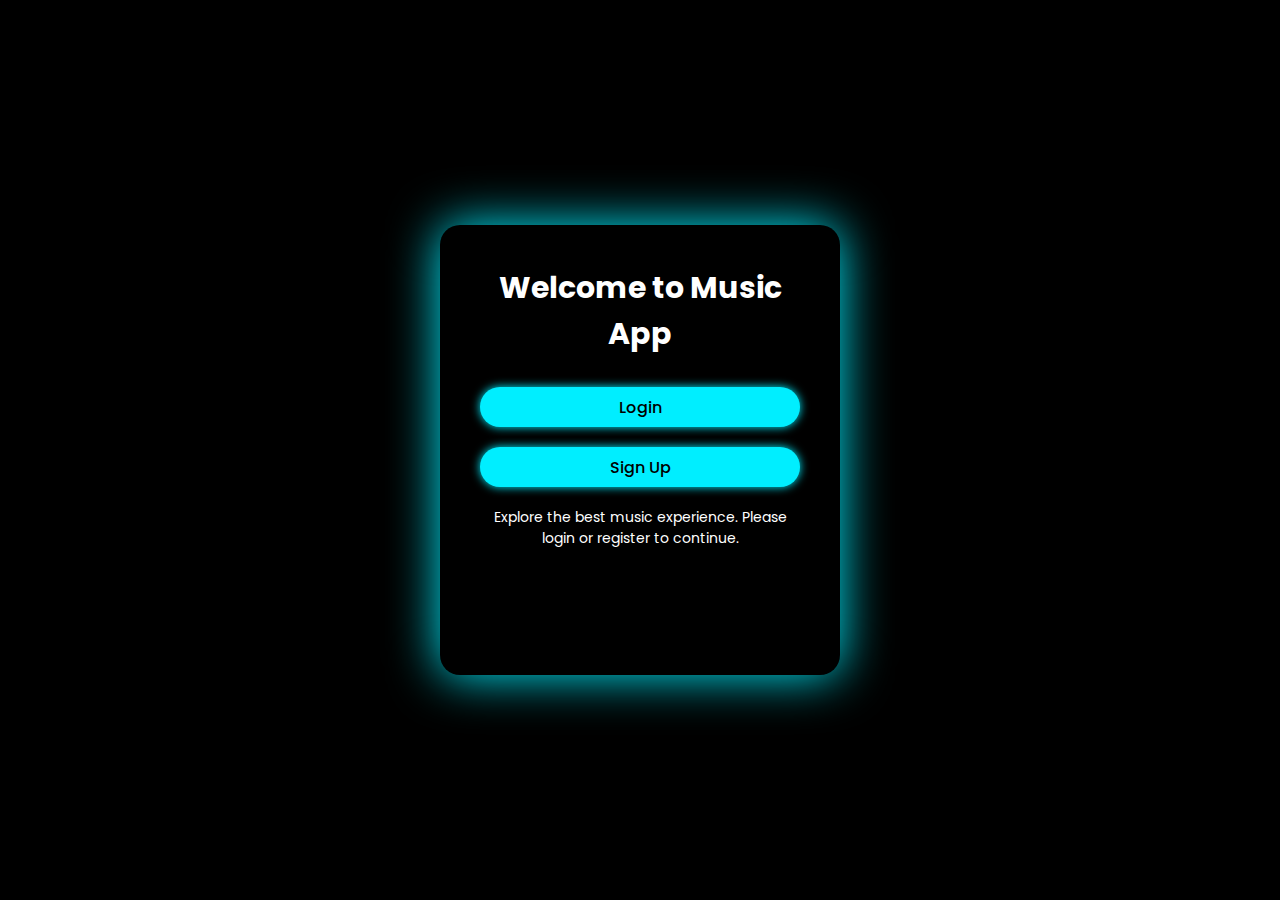
<file: index.html>
<!DOCTYPE html>
<html lang="en">
<head>
  <meta charset="UTF-8">
  <meta http-equiv="X-UA-Compatible" content="IE=edge">
  <meta name="viewport" content="width=device-width, initial-scale=1.0">
  <title>Home | Music App</title>
  <link rel="stylesheet" type="text/css" href="styles.css">
</head>
<body>
  <div class="wrapper">
    <div class="form-wrapper home-page">
      <h2>Welcome to Music App</h2>
      <div class="input-group">
        <button class="home-btn" onclick="window.location.href='Login.html'">Login</button>
      </div>
      <div class="input-group">
        <button class="home-btn" onclick="window.location.href='register.html'">Sign Up</button>
      </div>
      <p>Explore the best music experience. Please login or register to continue.</p>
    </div>
  </div>
  <script src="script.js"></script>
</body>
</html>
</file>
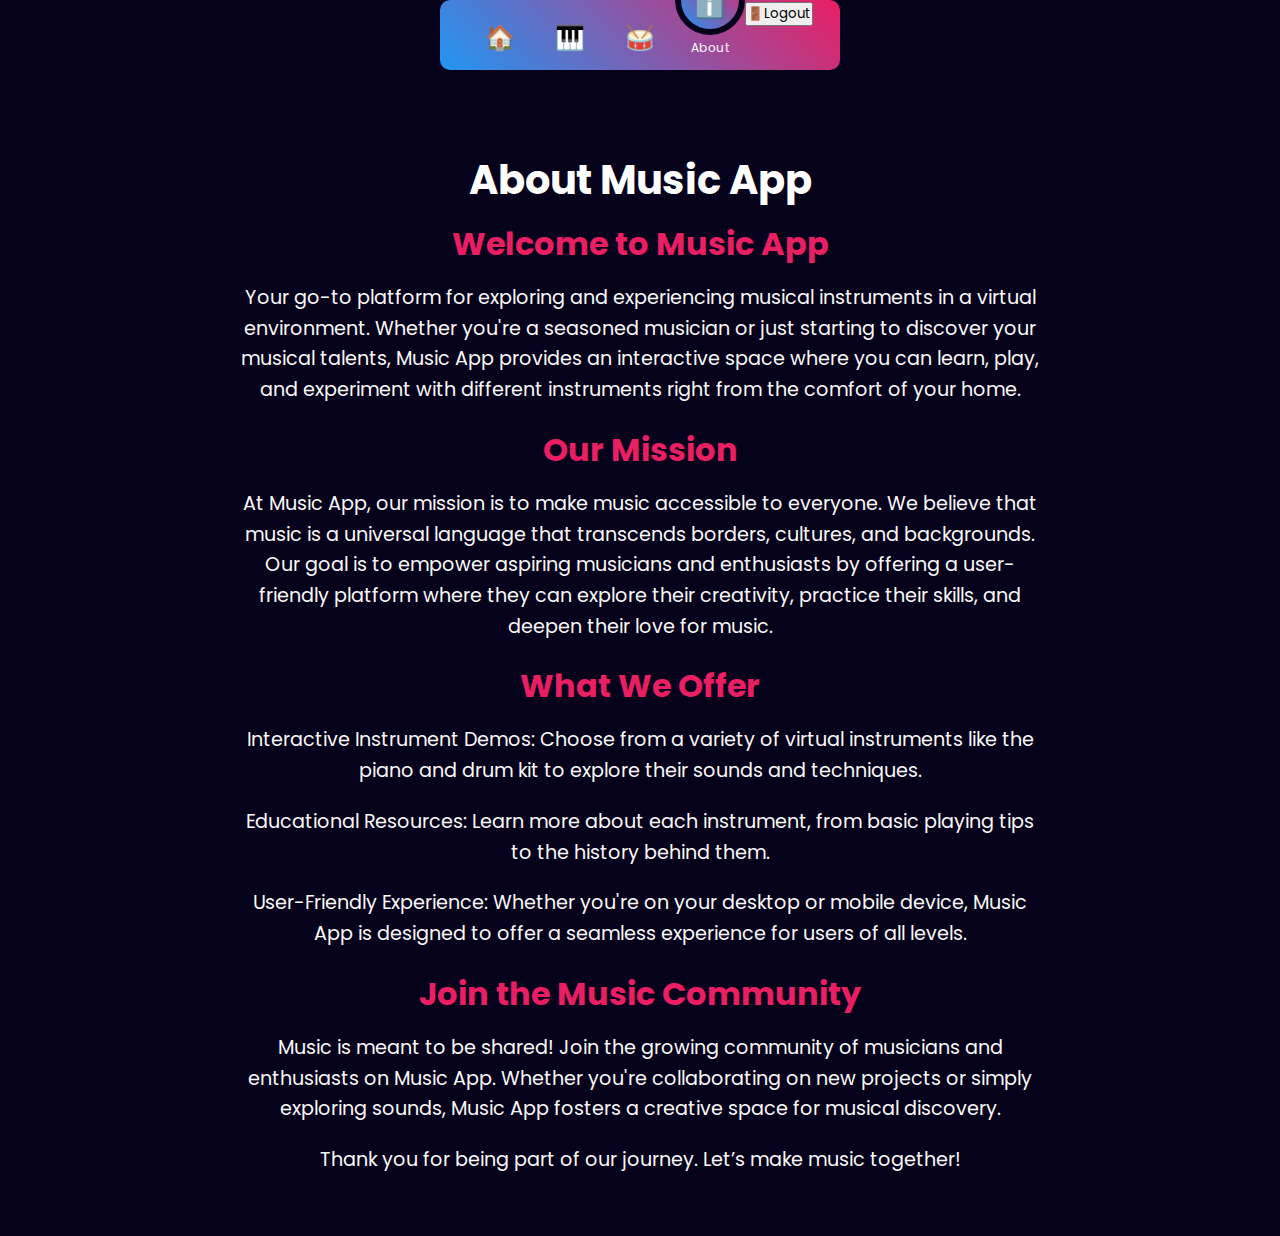
<file: about.html>
<!DOCTYPE html>
<html lang="en">
<head>
    <meta charset="UTF-8">
    <meta name="viewport" content="width=device-width, initial-scale=1.0">
    <title>About</title>
    <link rel="stylesheet" href="https://fonts.googleapis.com/css2?family=Poppins:wght@300;400;500;600;700;800;900&display=swap">
    <style>
        * {
            margin: 0;
            padding: 0;
            box-sizing: border-box;
            font-family: 'Poppins', sans-serif;
        }

        body {
            display: flex;
            justify-content: center;
            align-items: center;
            min-height: 100vh;
            background: #06021b;
            flex-direction: column;
        }

        .navigation {
            position: relative;
            width: 400px;
            height: 70px;
            background: linear-gradient(45deg, #2196f3, #e91e63);
            display: flex;
            justify-content: center;
            align-items: center;
            border-radius: 10px;
            margin-bottom: 40px;
        }

        .navigation ul {
            display: flex;
            width: 350px;
        }

        .navigation ul li {
            position: relative;
            width: 70px;
            height: 70px;
            list-style: none;
            z-index: 1;
        }

        .navigation ul li a {
            position: relative;
            display: flex;
            justify-content: center;
            align-items: center;
            flex-direction: column;
            width: 100%;
            text-align: center;
            font-weight: 500;
            color: #fff;
            text-decoration: none;
        }

        .navigation ul li a .icon {
            line-height: 75px;
            font-size: 1.5em;
            transition: .5s;
        }

        .navigation ul li.active a .icon {
            transform: translateY(-32px);
        }

        .navigation ul li a .text {
            position: absolute;
            color: #fff;
            font-weight: 400;
            font-size: .75em;
            letter-spacing: .05em;
            opacity: 0;
            transform: translateY(20px);
            transition: .5s;
        }

        .navigation ul li.active a .text {
            opacity: 1;
            transform: translateY(10px);
        }

        .indicator {
            position: absolute;
            top: -50%;
            width: 70px;
            height: 70px;
            background: linear-gradient(45deg, #2196f3, #e91e63);
            border: 6px solid #06021b;
            border-radius: 50%;
            display: flex;
            justify-content: center;
            align-items: center;
            transition: .5s;
        }

        .navigation ul li:nth-child(1).active~.indicator {
            transform: translateX(calc(70px * 0));
        }
        .navigation ul li:nth-child(2).active~.indicator {
            transform: translateX(calc(70px * 1));
        }
        .navigation ul li:nth-child(3).active~.indicator {
            transform: translateX(calc(70px * 2));
        }
        .navigation ul li:nth-child(4).active~.indicator {
            transform: translateX(calc(70px * 3));
        }
        .navigation ul li:nth-child(5).active~.indicator {
            transform: translateX(calc(70px * 4));
        }

        .about-content {
            padding: 40px 0;
            text-align: center;
            max-width: 800px;
        }

        h1 {
            font-size: 2.5rem;
            margin-bottom: 10px;
            color: #fff;
        }

        h2 {
            font-size: 2rem;
            margin-bottom: 15px;
            color: #e91e63;
        }

        p {
            font-size: 1.2rem;
            color: #f9f9f9;
            margin-bottom: 20px;
            line-height: 1.6;
        }

        @media (max-width: 768px) {
            .navigation {
                width: 100%;
                height: 50px;
            }

            .navigation ul {
                width: 100%;
            }

            h1 {
                font-size: 2rem;
            }

            h2 {
                font-size: 1.75rem;
            }

            p {
                font-size: 1rem;
            }
        }
    </style>
</head>
<body>
    <div class="navigation">
        <ul>
            <li><a href="home.html"><span class="icon">🏠</span><span class="text">Home</span></a></li>
            <li><a href="piano.html"><span class="icon">🎹</span><span class="text">Piano</span></a></li>
            <li><a href="drum.html"><span class="icon">🥁</span><span class="text">Drum Kit</span></a></li>
            <li class="active"><a href="about.html"><span class="icon">ℹ️</span><span class="text">About</span></a></li>
            <li><button onclick="logout()"><span class="icon">🚪</span><span class="text">Logout</span></button></li>
            <div class="indicator"></div>
        </ul>
    </div>

    <div class="about-content">
        <h1>About Music App</h1>
        <h2>Welcome to Music App</h2>
        <p>Your go-to platform for exploring and experiencing musical instruments in a virtual environment. Whether you're a seasoned musician or just starting to discover your musical talents, Music App provides an interactive space where you can learn, play, and experiment with different instruments right from the comfort of your home.</p>

        <h2>Our Mission</h2>
        <p>At Music App, our mission is to make music accessible to everyone. We believe that music is a universal language that transcends borders, cultures, and backgrounds. Our goal is to empower aspiring musicians and enthusiasts by offering a user-friendly platform where they can explore their creativity, practice their skills, and deepen their love for music.</p>

        <h2>What We Offer</h2>
        <p>Interactive Instrument Demos: Choose from a variety of virtual instruments like the piano and drum kit to explore their sounds and techniques.</p>
        <p>Educational Resources: Learn more about each instrument, from basic playing tips to the history behind them.</p>
        <p>User-Friendly Experience: Whether you're on your desktop or mobile device, Music App is designed to offer a seamless experience for users of all levels.</p>

        <h2>Join the Music Community</h2>
        <p>Music is meant to be shared! Join the growing community of musicians and enthusiasts on Music App. Whether you're collaborating on new projects or simply exploring sounds, Music App fosters a creative space for musical discovery.</p>
        <p>Thank you for being part of our journey. Let’s make music together!</p>
    </div>

    <script>
        const navigationItems = document.querySelectorAll('.navigation ul li');
        const indicator = document.querySelector('.indicator');

        navigationItems.forEach((item, index) => {
            item.addEventListener('click', () => {
                navigationItems.forEach((li) => li.classList.remove('active'));
                item.classList.add('active');
                indicator.style.transform = `translateX(calc(70px * ${index}))`;
            });
        });
    </script>
</body>
</html>
</file>
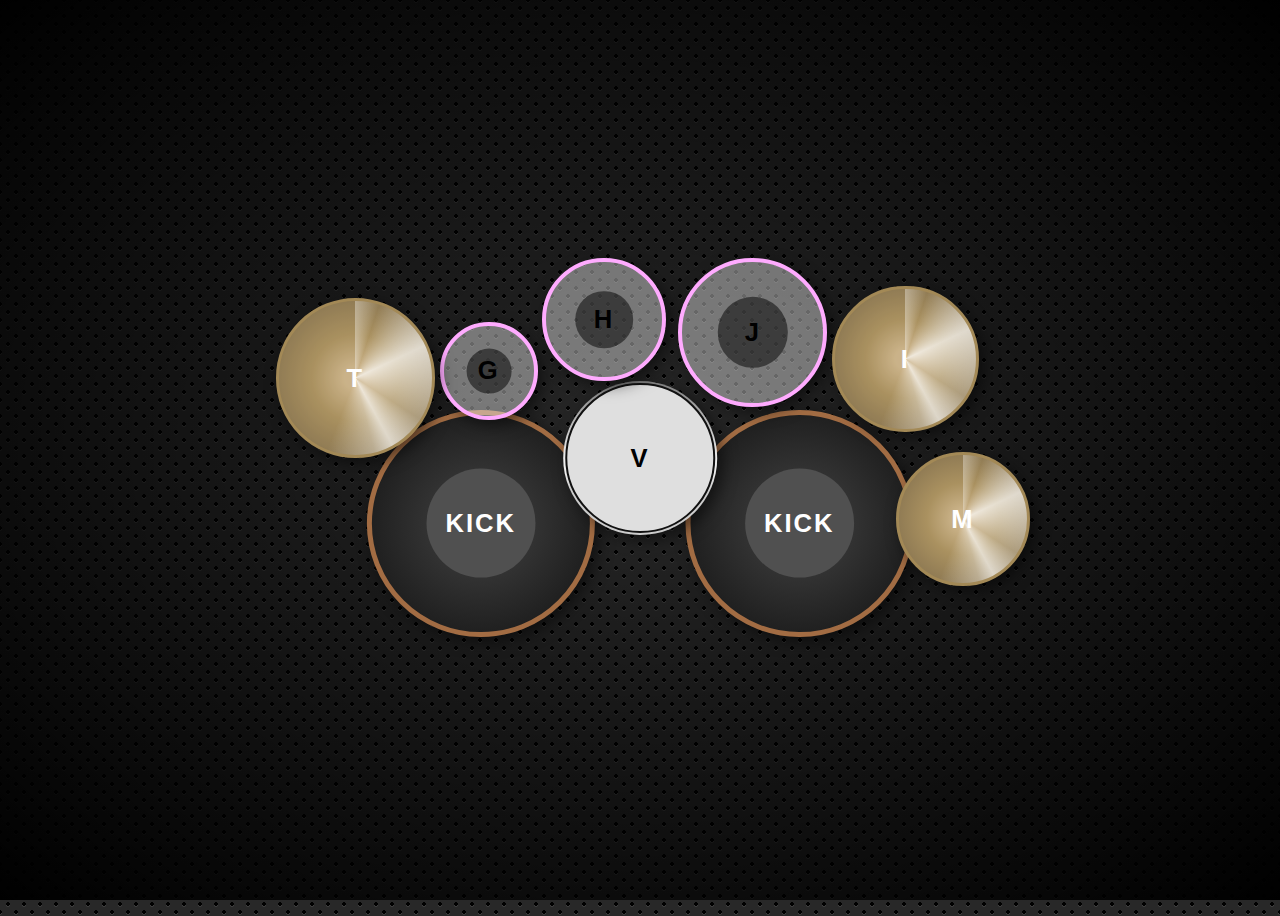
<file: Drum.html>
<!DOCTYPE html>
<html lang="en">
<head>
    <meta charset="UTF-8">
    <meta name="viewport" content="width=device-width, initial-scale=1.0">
    <link rel="stylesheet" href="Drum.css">
    <script defer src="Drum.js"></script> <!-- defer ensures that the script is loaded after the HTML -->
    <title>Drums</title>
</head>
<body>
    <div class="drumkit">
        <div class="drum kick kick-l" data-note="kick"></div> 
        <div class="drum kick kick-r" data-note="kick2"></div> 
        <div class="drum snare" data-note="snare">V</div>
        <div class="drum cymbal hihat" data-note="hihat">M</div> 
        <div class="drum tom tom1" data-note="tom1">G</div> 
        <div class="drum tom tom2" data-note="tom2">H</div>
        <div class="drum tom tom3" data-note="tom3">J</div> 
        <div class="drum cymbal crash1" data-note="crash1">I</div>
        <div class="drum cymbal crash2" data-note="crash2">T</div>
    </div>
    <audio id="kick" src="kick.wav" hidden preload="auto"></audio>
    <audio id="kick2" src="kick.wav" hidden preload="auto"></audio>
    <audio id="snare" src="snare.wav" hidden preload="auto"></audio>
    <audio id="hihat" src="hihat.wav" hidden preload="auto"></audio>
    <audio id="tom1" src="tom1.wav" hidden preload="auto"></audio>
    <audio id="tom2" src="tom2.wav" hidden preload="auto"></audio>
    <audio id="tom3" src="tom3.wav" hidden preload="auto"></audio>
    <audio id="crash1" src="crash1.wav" hidden preload="auto"></audio>
    <audio id="crash2" src="crash2.wav" hidden preload="auto"></audio>

</body>
</html>
</file>
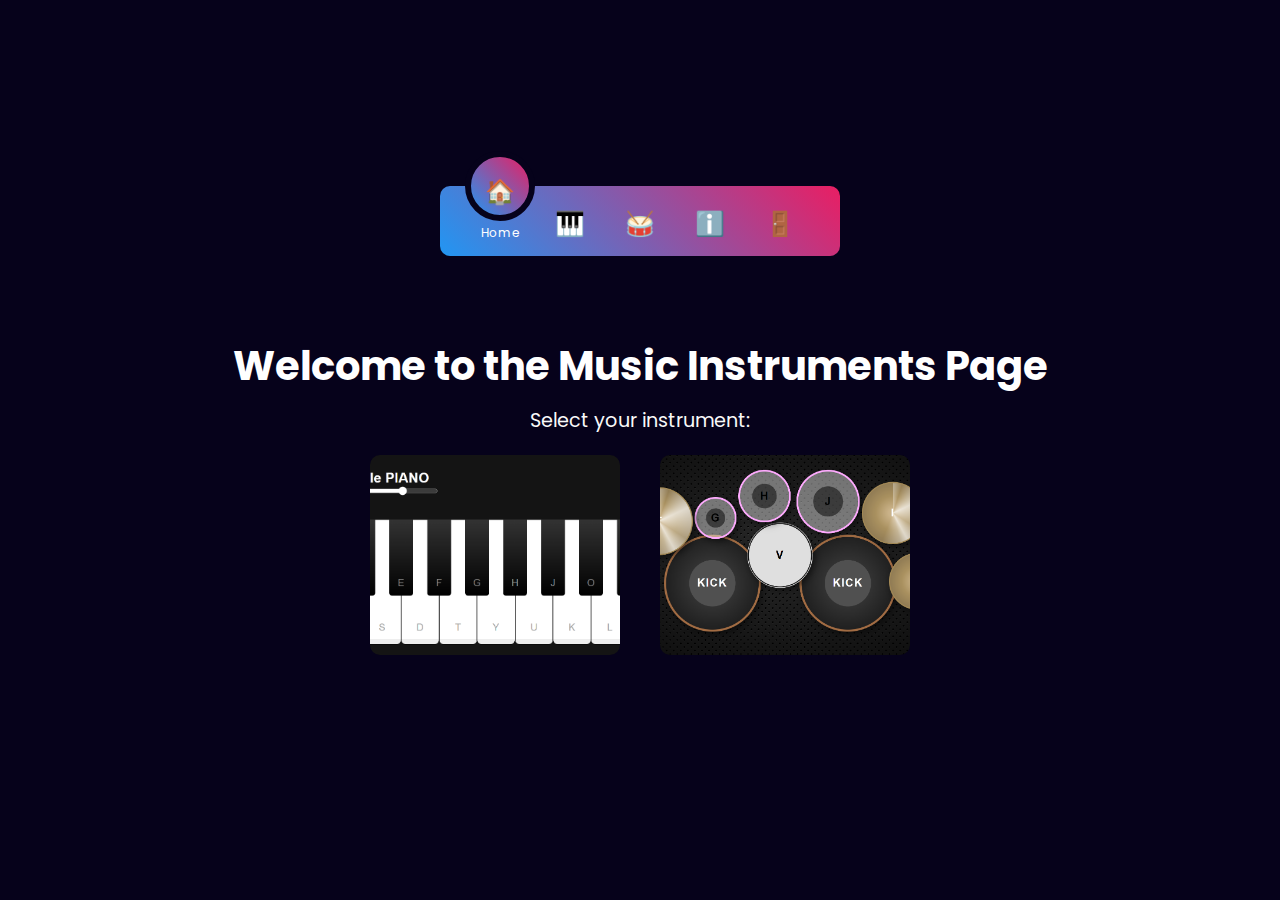
<file: home.html>
<!DOCTYPE html>
<html lang="en">
<head>
    <meta charset="UTF-8">
    <meta name="viewport" content="width=device-width, initial-scale=1.0">
    <title>Home</title>
    <link rel="stylesheet" href="https://fonts.googleapis.com/css2?family=Poppins:wght@300;400;500;600;700;800;900&display=swap">
    <style>
        * {
            margin: 0;
            padding: 0;
            box-sizing: border-box;
            font-family: 'Poppins', sans-serif;
        }

        body {
            display: flex;
            justify-content: center;
            align-items: center;
            min-height: 100vh;
            background: #06021b;
            flex-direction: column;
        }

        .navigation {
            position: relative;
            width: 400px;
            height: 70px;
            background: linear-gradient(45deg, #2196f3, #e91e63);
            display: flex;
            justify-content: center;
            align-items: center;
            border-radius: 10px;
            margin-bottom: 40px; /* Space between navigation and content */
        }

        .navigation ul {
            display: flex;
            width: 350px;
        }

        .navigation ul li {
            position: relative;
            width: 70px;
            height: 70px;
            list-style: none;
            z-index: 1;
        }

        .navigation ul li a {
            position: relative;
            display: flex;
            justify-content: center;
            align-items: center;
            flex-direction: column;
            width: 100%;
            text-align: center;
            font-weight: 500;
            color: #fff;
            text-decoration: none;
        }

        .navigation ul li a .icon {
            line-height: 75px;
            font-size: 1.5em;
            transition: .5s;
        }

        .navigation ul li.active a .icon {
            transform: translateY(-32px);
        }

        .navigation ul li a .text {
            position: absolute;
            color: #fff;
            font-weight: 400;
            font-size: .75em;
            letter-spacing: .05em;
            opacity: 0;
            transform: translateY(20px);
            transition: .5s;
        }

        .navigation ul li.active a .text {
            opacity: 1;
            transform: translateY(10px);
        }

        .indicator {
            position: absolute;
            top: -50%;
            width: 70px;
            height: 70px;
            background: linear-gradient(45deg, #2196f3, #e91e63);
            border: 6px solid #06021b;
            border-radius: 50%;
            display: flex;
            justify-content: center;
            align-items: center;
            transition: .5s;
        }

        .navigation ul li:nth-child(1).active~.indicator {
            transform: translateX(calc(70px * 0));
        }
        .navigation ul li:nth-child(2).active~.indicator {
            transform: translateX(calc(70px * 1));
        }
        .navigation ul li:nth-child(3).active~.indicator {
            transform: translateX(calc(70px * 2));
        }
        .navigation ul li:nth-child(4).active~.indicator {
            transform: translateX(calc(70px * 3));
        }
        .navigation ul li:nth-child(5).active~.indicator {
            transform: translateX(calc(70px * 4));
        }

        .home-content {
            padding: 40px 0;
            text-align: center;
        }

        h1 {
            font-size: 2.5rem;
            margin-bottom: 10px;
            color: #fff;
        }

        p {
            font-size: 1.2rem;
            color: #f9f9f9;
        }

        .instrument-container {
            display: flex;
            justify-content: center;
            gap: 40px;
            flex-wrap: wrap;
            padding: 20px;
        }

        .instrument-link {
            text-decoration: none;
            position: relative;
            width: 250px;
            perspective: 1000px; /* Enables 3D effect */
        }

        .instrument-card {
            width: 100%;
            height: 200px;
            position: relative;
            transition: transform 0.6s;
            transform-style: preserve-3d;
        }

        .instrument-card.flipped {
            transform: rotateY(360deg);
        }

        .instrument-image {
            width: 100%;
            height: 100%;
            object-fit: cover;
            border-radius: 10px;
            backface-visibility: hidden; /* Hides back face */
        }

        .instrument-name {
            position: absolute;
            top: 50%;
            left: 50%;
            transform: translate(-50%, -50%);
            font-size: 1.5rem;
            color: white;
            font-weight: bold;
            opacity: 0;
            transition: opacity 0.3s ease;
            backface-visibility: hidden; /* Hides back face */
        }

        .instrument-link:hover .instrument-card {
            transform: rotateY(360deg);
        }

        .instrument-link:hover .instrument-name {
            opacity: 1;
        }

        @media (max-width: 768px) {
            .navigation {
                width: 100%;
                height: 50px;
            }

            .navigation ul {
                width: 100%;
            }

            h1 {
                font-size: 2rem;
            }

            p {
                font-size: 1rem;
            }

            .instrument-container {
                flex-direction: column;
                gap: 30px;
            }
        }
    </style>
</head>
<body>
    <div class="navigation">
        <ul>
            <li class="active"><a href="home.html"><span class="icon">🏠</span><span class="text">Home</span></a></li>
            <li><a href="Piano.html"><span class="icon">🎹</span><span class="text">Piano</span></a></li>
            <li><a href="Drum.html"><span class="icon">🥁</span><span class="text">Drum Kit</span></a></li>
            <li><a href="about.html"><span class="icon">ℹ️</span><span class="text">About</span></a></li>
            <li><a href="index.html"> <span class="icon">🚪</span><span class="text">Logout</span></a></li>
            <div class="indicator"></div>
        </ul>
    </div>

    <div class="home-content">
        <h1>Welcome to the Music Instruments Page</h1>
        <p>Select your instrument:</p>

        <div class="instrument-container">
            <a href="Piano.html" class="instrument-link">
                <div class="instrument-card">
                    <img src="Piano.png" alt="Piano" class="instrument-image">
                    <span class="instrument-name">Piano</span>
                </div>
            </a>
            <a href="Drum.html" class="instrument-link">
                <div class="instrument-card">
                    <img src="DrumKit.png" alt="Drum Kit" class="instrument-image">
                    <span class="instrument-name">Drum Kit</span>
                </div>
            </a>
        </div>
    </div>

    <script>
        document.querySelectorAll('.instrument-link').forEach(link => {
            link.addEventListener('mouseenter', () => {
                link.querySelector('.instrument-card').classList.add('flipped');
            });

            link.addEventListener('mouseleave', () => {
                link.querySelector('.instrument-card').classList.remove('flipped');
            });
        });

        const navigationItems = document.querySelectorAll('.navigation ul li');
        const indicator = document.querySelector('.indicator');

        navigationItems.forEach((item, index) => {
            item.addEventListener('click', () => {
                navigationItems.forEach((li) => li.classList.remove('active'));
                item.classList.add('active');
                indicator.style.transform = `translateX(calc(70px * ${index}))`;
            });
        });
    </script>
</body>
</html>
</file>
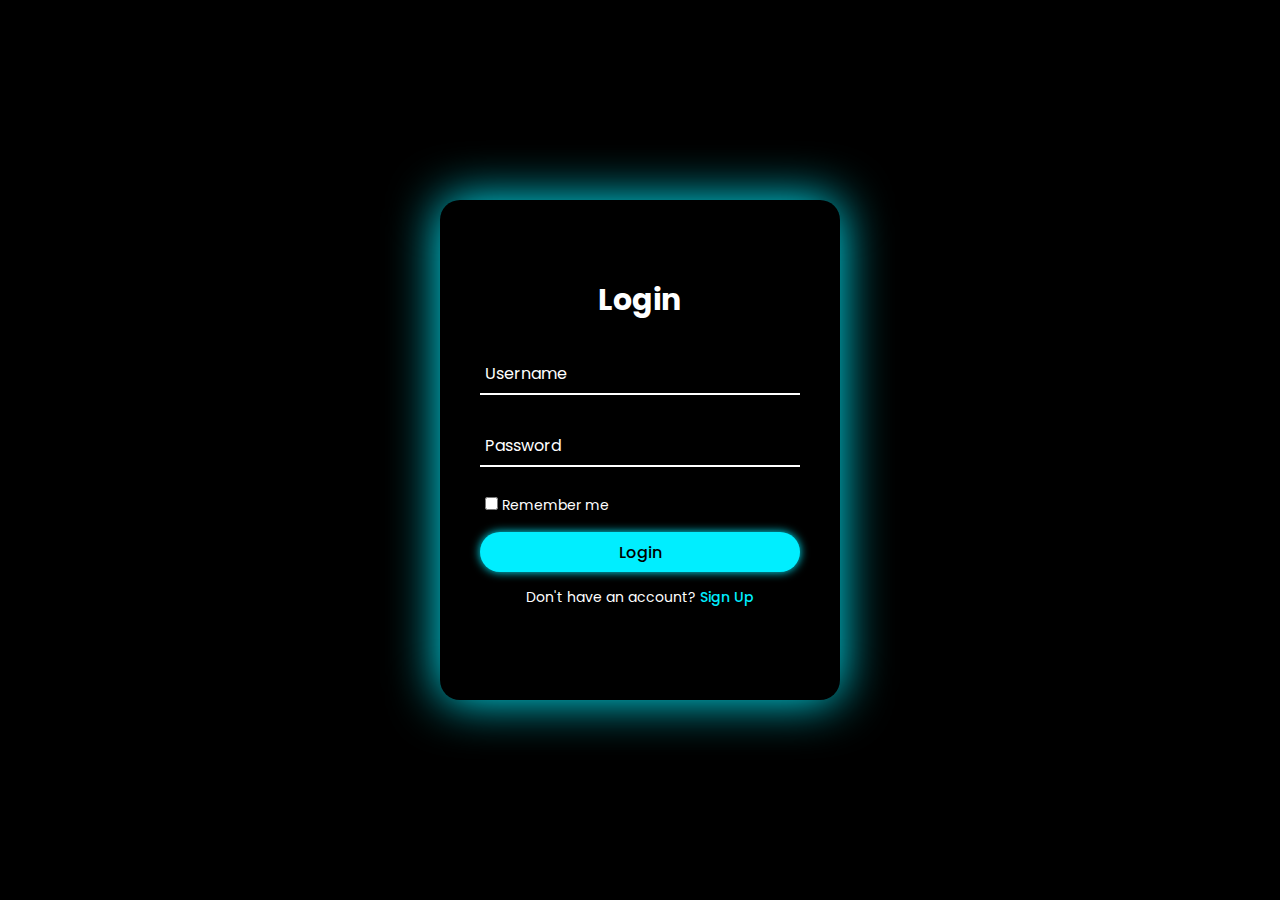
<file: Login.html>
<!DOCTYPE html>
<html lang="en">
<head>
  <meta charset="UTF-8">
  <meta http-equiv="X-UA-Compatible" content="IE=edge">
  <meta name="viewport" content="width=device-width, initial-scale=1.0">
  <title>Animated Login & Registration Form | Codehal</title>
  <link rel="stylesheet" type="text/css" href="Login.css">
</head>
<body>
  <div class="wrapper">
    <div class="form-wrapper sign-in">
      <form action="javascript:void(0);" onsubmit="login()">
        <h2>Login</h2>
        <div class="input-group">
          <input type="text" id="login-username" required>
          <label for="login-username">Username</label>
        </div>
        <div class="input-group">
          <input type="password" id="login-password" required>
          <label for="login-password">Password</label>
        </div>
        <div class="remember">
          <label><input type="checkbox"> Remember me</label>
        </div>
        <button type="submit">Login</button>
        <div class="signUp-link">
          <p>Don't have an account? <a href="register.html" class="signUpBtn-link">Sign Up</a></p>
        </div>
      </form>
    </div>
  </div>

  <script src="Login.js"></script>
  <script>
    function login() {
      // Get username and password values
      var username = document.getElementById('login-username').value;
      var password = document.getElementById('login-password').value;

      // Basic check if username and password are not empty
      if (username !== "" && password !== "") {
        // Redirect to the home page
        window.location.href = "home.html"; // Change "home.html" to your actual home page file
      } else {
        alert("Please enter both username and password");
      }
    }
  </script>
</body>
</html>
</file>
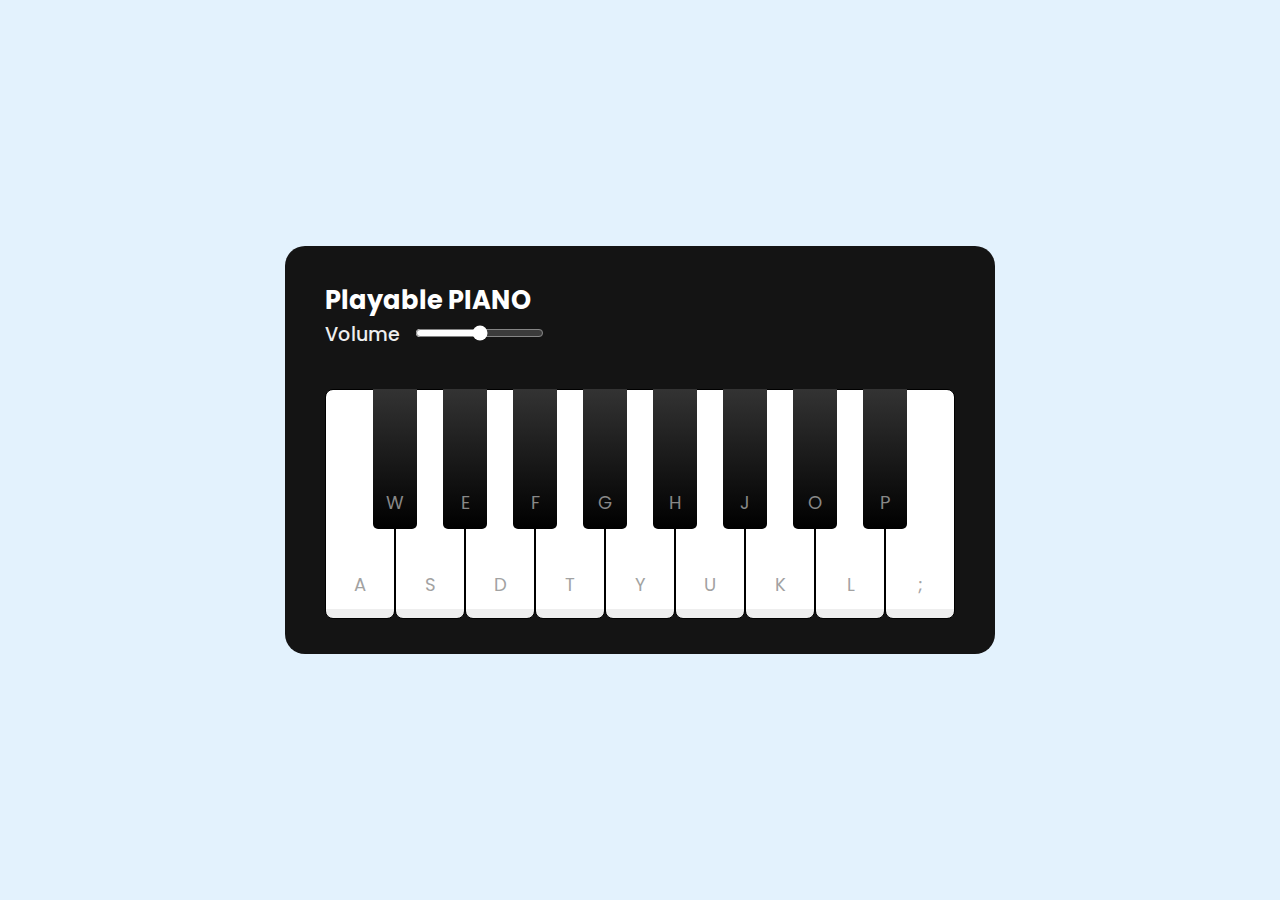
<file: Piano.html>
<!DOCTYPE html>
<html lang="en" dir="ltr">
<head>
    <meta charset="UTF-8">
    <meta name="viewport" content="width=device-width, initial-scale=1.0">
    <title>Piano</title>
    <link rel="stylesheet" href="Piano.css">
    <script src="Piano.js" defer></script>
</head>
<body>
    <div class="wrapper">
        <header>
            <h2>Playable PIANO</h2>
            <div class="cloumn volume-slider">
                <span>Volume</span><input type="range" min="0" max="1" value="0.5" step="any">
            </div>
        </header>
        <ul class="piano-keys">
            <li class="key white" data-key="a"><span>a</span></li>
            <li class="key black" data-key="w"><span>w</span></li>
            <li class="key white" data-key="s"><span>s</span></li>
            <li class="key black" data-key="e"><span>e</span></li>
            <li class="key white" data-key="d"><span>d</span></li>
            <li class="key black" data-key="f"><span>f</span></li>
            <li class="key white" data-key="t"><span>t</span></li>
            <li class="key black" data-key="g"><span>g</span></li>
            <li class="key white" data-key="y"><span>y</span></li>
            <li class="key black" data-key="h"><span>h</span></li>
            <li class="key white" data-key="u"><span>u</span></li>
            <li class="key black" data-key="j"><span>j</span></li>
            <li class="key white" data-key="k"><span>k</span></li>
            <li class="key black" data-key="o"><span>o</span></li>
            <li class="key white" data-key="l"><span>l</span></li>
            <li class="key black" data-key="p"><span>p</span></li>
            <li class="key white" data-key=";"><span>;</span></li>
         </ul>
    </div>
</body>
</html>
</file>
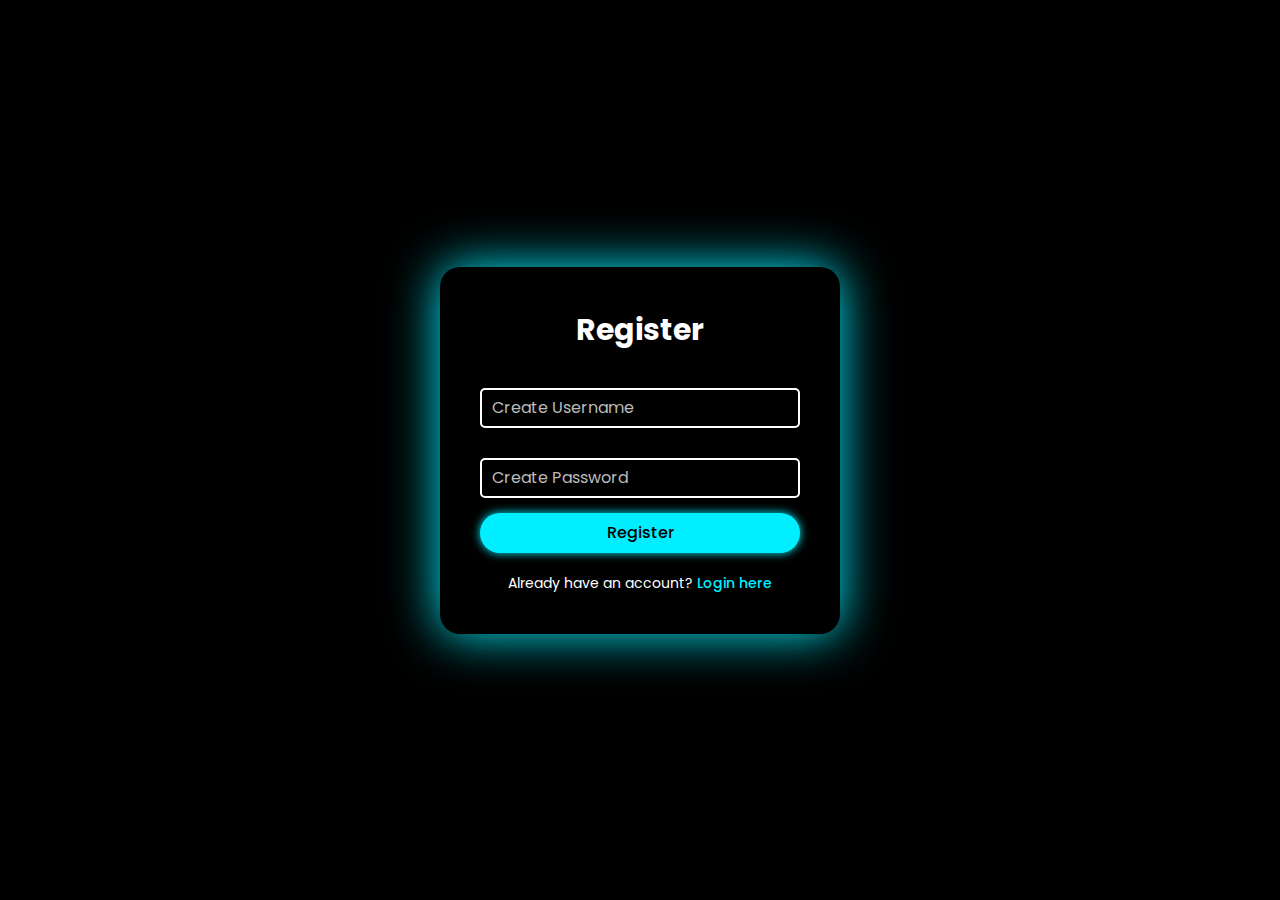
<file: register.html>
<!DOCTYPE html>
<html lang="en">
<head>
    <meta charset="UTF-8">
    <meta name="viewport" content="width=device-width, initial-scale=1.0">
    <title>Register</title>
    <link rel="stylesheet" href="register.css">
</head>
<body>
    <div class="login-wrapper">
        <h2>Register</h2>
        <input type="text" id="reg-username" placeholder="Create Username" required>
        <input type="password" id="reg-password" placeholder="Create Password" required>
        <button onclick="register()">Register</button>
        <p id="register-message"></p>
        <p>Already have an account? <a href="index.html">Login here</a></p>
    </div>

    <script src="script.js"></script>
</body>
</html>
</file>
<file: styles.css>
@import url('https://fonts.googleapis.com/css2?family=Poppins:wght@300;400;500;600;700;800;900&display=swap');

* {
  margin: 0;
  padding: 0;
  box-sizing: border-box;
  font-family: 'Poppins', sans-serif;
}

body {
  display: flex;
  justify-content: center;
  align-items: center;
  min-height: 100vh;
  background: #000;
}

.wrapper {
  position: relative;
  width: 400px;
  height: 450px;
  background: #000;
  box-shadow: 0 0 50px #0ef;
  border-radius: 20px;
  padding: 40px;
  overflow: hidden;
}

h2 {
  font-size: 30px;
  color: #fff;
  text-align: center;
  margin-bottom: 30px;
}

.input-group {
  position: relative;
  margin: 20px 0;
  text-align: center;
}

.input-group button {
  width: 100%;
  height: 40px;
  background: #0ef;
  box-shadow: 0 0 10px #0ef;
  font-size: 16px;
  color: #000;
  font-weight: 500;
  cursor: pointer;
  border-radius: 30px;
  border: none;
  outline: none;
  transition: background 0.3s ease;
}

.input-group button:hover {
  background: #09c;
  box-shadow: 0 0 15px #09c;
}

p {
  text-align: center;
  color: #fff;
  margin-top: 20px;
  font-size: 14px;
}

p a {
  color: #0ef;
  text-decoration: none;
  font-weight: 500;
}

p a:hover {
  text-decoration: underline;
}
</file>
<file: Drum.css>
body{
    font-family: sans-serif;
    background:radial-gradient(black 15%, transparent 16%)0 0,
    radial-gradient(black 15%, transparent 16%)8px 8px,
    radial-gradient(rgba(255,255,255,.1)15%,transparent 20%)0 1px,
    radial-gradient(rgba(255,255,255,.1)15%, transparent 20%) 8px 9px;
    background-color: #282828;
    background-size:16px 16px;
    display:flex;
    justify-content: center;
    align-items: center;
    min-height: 100vh;
}
body::before{
    content:"";
    position:absolute;
    top: 0;
    left: 0;
    width:100%;
    height:100%;
    background-image:radial-gradient(transparent,#000);
}
.drumkit{
    position:relative;
    height:40vw;
}
.drumkit > div{
    position: absolute;
    border-radius: 50%;
    font-size: 2vw;
    font-weight: 600;
    letter-spacing: 2px;
    box-shadow: 5px 5px 15px rgba(0, 0, 0, .5);
    user-select:none;
}
.drumkit > div::after{
    content:"";
    position:absolute;
    top: 50%;
    left: 50%;
    transform: translate(-50%,-50%);
    border-radius:50%
}
.drumkit > div,
.drumkit > div::after{
    display:flex;
    justify-content: center;
    align-items: center;
}
.kick{
    background-image:radial-gradient(#444,#111);
    width:17vw;
    height: 17vw;
    border: 5px #a26c43 solid;
    bottom: 3em;
}
.drumkit .kick::after{
    content: "KICK";
    background-color:#505050;
    width:50%;
    height: 50%;
    border-radius: 50%;
    z-index: 0;
    color:#fff;
}
.kick-l{
    left:calc(50% -10vw);
    transform: translate(-120%);
}
.kick-r{
    right:calc(50% -10vw);
    transform: translate(20%);
}
.snare{
    bottom: 7em;
    left: 50%;
    transform:translateX(-50%);
    width: 12vw;
    height: 12vw;
    background-image: linear-gradient(#7c7c7c 0%,#eee 50%,#eee 60%,#ccc 70%);
    z-index: 1;
}
.snare::after{
    border:2px #111 solid;
    width: 95%;
    height: 95%;
    background-color: #dfdfdf;
    z-index: -1;
}
.tom{
    border: 4px #ffabff solid;
    background-color: rgba(255, 255, 255, .4);
    z-index: 2;
}
.tom::after{
    width:50%;
    height:50%;
    background-color: rgba(0,0,0,.5);
}
.tom1{
    width: 7vw;
    height: 7vw;
    bottom: 11.5em;
    right: calc(50% + 4em);
}
.tom2{
    width: 9vw;
    height: 9vw;
    bottom: 13em;
    right: calc(50% - 1em);
}
.tom3{
    width: 11vw;
    height: 11vw;
    bottom: 12em;
    left: calc(50% + 1.5em);
}

.cymbal {
    position: absolute;
    border-radius: 50%;
    background: radial-gradient(circle at 50% 50%, #b08d57 20%, #8e703e 60%, #5c4b27 100%);
    background-blend-mode: overlay;
    box-shadow: inset -3px -3px 6px rgba(0, 0, 0, 0.3), 
                3px 3px 12px rgba(0, 0, 0, 0.5); 
    z-index: 3;
    display: flex;
    justify-content: center;
    align-items: center;
    font-size: 1.5vw;
    font-weight: bold;
    color: #fff;
}

.cymbal::after {
    content: attr(data-note) " (" attr(data-key) ")"; 
    position: absolute;
    top: 105%;
    left: 50%;
    transform: translateX(-50%);
    font-size: 1.2vw;
    color: #ccc;
    text-shadow: 1px 1px 3px rgba(0, 0, 0, 0.5);
}
.hihat {
    width: 10vw;
    height: 10vw;
    bottom: 5em;
    left: calc(50% + 10em);
    border: 3px solid #a38956;  /* Matching border with crash cymbals */
    background-image: radial-gradient(circle, #c1a574 10%, #9b7e44 40%, #6b552e 90%), 
                      conic-gradient(rgba(255,255,255,0.45) 0%, rgba(255,255,255,.15) 5%, rgba(255,255,255,0.75) 18%, 
                      rgba(255,255,255,0.35) 34%, rgba(255,255,255,0.73) 42%, rgba(255,255,255,0.45) 46%, rgba(255,255,255,0.15) 56%);
    background-blend-mode: overlay;
    box-shadow: inset -3px -3px 6px rgba(0, 0, 0, 0.3), 
                3px 3px 12px rgba(0, 0, 0, 0.5);  /* Adding shadow for depth */
    border-radius: 50%;
    z-index: 4;
    display: flex;
    justify-content: center;
    align-items: center;
    font-size: 1.5vw;
    font-weight: bold;
    color: #fff;
}

.hihat::after {
    content: attr(data-note) " (" attr(data-key) ")"; 
    position: absolute;
    top: 105%;
    left: 50%;
    transform: translateX(-50%);
    font-size: 1.2vw;
    color: #ccc;
    text-shadow: 1px 1px 3px rgba(0, 0, 0, 0.5);
}

.crash1 {
    width: 11vw;
    height: 11vw;
    bottom: 11em;
    left: calc(50% + 7.5em);
    border: 3px solid #a38956;
    background-image: radial-gradient(circle, #c1a574 10%, #9b7e44 40%, #6b552e 90%), 
                      conic-gradient(rgba(255,255,255,0.45) 0%, rgba(255,255,255,.15) 5%, rgba(255,255,255,0.75) 18%, 
                      rgba(255,255,255,0.35) 34%, rgba(255,255,255,0.73) 42%, rgba(255,255,255,0.45) 46%, rgba(255,255,255,0.15) 56%);
}

.crash2 {
    width: 12vw;
    height: 12vw;
    bottom: 10em;
    right: calc(50% + 8em);
    border: 3px solid #a38956;
    background-image: radial-gradient(circle, #c1a574 10%, #9b7e44 40%, #6b552e 90%),
                      conic-gradient(rgba(255,255,255,0.45) 0%, rgba(255,255,255,.15) 5%, rgba(255,255,255,0.75) 18%, 
                      rgba(255,255,255,0.35) 34%, rgba(255,255,255,0.73) 42%, rgba(255,255,255,0.45) 46%, rgba(255,255,255,0.15) 56%);
}


.drum-active {
    opacity: 0.8;
    transform: scale(0.95); 
    transition: transform 0.05s ease-out, opacity 0.05s ease-out;
}
</file>
<file: Login.css>
@import url('https://fonts.googleapis.com/css2?family=Poppins:wght@300;400;500;600;700;800;900&display=swap');
* {
  margin: 0;
  padding: 0;
  box-sizing: border-box;
  font-family: 'Poppins', sans-serif;
}
body {
  display: flex;
  justify-content: center;
  align-items: center;
  min-height: 100vh;
  background: #000;
}
.wrapper {
  position: relative;
  width: 400px;
  height: 500px;
  background: #000;
  box-shadow: 0 0 50px #0ef;
  border-radius: 20px;
  padding: 40px;
  overflow: hidden;
}
.wrapper:hover {
  animation: animate 1s linear infinite;
}
@keyframes animate {
  100% {
    filter: hue-rotate(360deg);
  }
}
.form-wrapper {
  display: flex;
  justify-content: center;
  align-items: center;
  width: 100%;
  height: 100%;
  transition: 1s ease-in-out;
}
.wrapper.active .form-wrapper.sign-in {
  transform: translateY(-450px);
}
.wrapper .form-wrapper.sign-up {
  position: absolute;
  top: 450px;
  left: 0;
}
.wrapper.active .form-wrapper.sign-up {
  transform: translateY(-450px);
}
h2 {
  font-size: 30px;
  color: #fff;
  text-align: center;
}
.input-group {
  position: relative;
  margin: 30px 0;
  border-bottom: 2px solid #fff;
}
.input-group label {
  position: absolute;
  top: 50%;
  left: 5px;
  transform: translateY(-50%);
  font-size: 16px;
  color: #fff;
  pointer-events: none;
  transition: .5s;
}
.input-group input {
  width: 320px;
  height: 40px;
  font-size: 16px;
  color: #fff;
  padding: 0 5px;
  background: transparent;
  border: none;
  outline: none;
}
.input-group input:focus~label,
.input-group input:valid~label {
  top: -5px;
}
.remember {
  margin: -5px 0 15px 5px;
}
.remember label {
  color: #fff;
  font-size: 14px;
}
.remember label input {
  accent-color: #0ef;
}
button {
  position: relative;
  width: 100%;
  height: 40px;
  background: #0ef;
  box-shadow: 0 0 10px #0ef;
  font-size: 16px;
  color: #000;
  font-weight: 500;
  cursor: pointer;
  border-radius: 30px;
  border: none;
  outline: none;
}
.signUp-link {
  font-size: 14px;
  text-align: center;
  margin: 15px 0;
}
.signUp-link p {
  color: #fff;
}
.signUp-link p a {
  color: #0ef;
  text-decoration: none;
  font-weight: 500;
}
.signUp-link p a:hover {
  text-decoration: underline;
}
</file>
<file: Piano.css>
@import url('https://fonts.googleapis.com/css2?family=Poppins:wght@400;500;600;&dispaly=swap');
*{
    margin:0;
    padding:0;
    box-sizing:border-box;
    font-family:'Poppins',sans-serif;
}
body{
    display: flex;
    align-items: center;
    justify-content: center;
    min-height: 100vh;
    background: #E3F2FD;
}
.wrapper{
    padding:35px 40px;
    border-radius:20px;
    background:#141414;
}
header h2{
    color: #fff;
    font-size:1.6rem;
}
header .colum{
    display:flex;
    align-items:center;
}
header span{
    font-weight:500;
    margin-right:15px;
    font-size:1.19rem;
}
header input{
    outline:none;
    border-radius:30px;
}
.volume-slider input{
    accent-color:#fff;
}
.volume-slider span{
    color: #eee;
}
.keys-checkbox input{

    height:30px;
    width:60px;
    cursor:pointer;
    appearance:none;
    position:relative;
    background:#4B4B4B
}
.keys-checkbox input::before{
    content:"";
    position:absolute;
    top:50%;
    left:5px;
    width:20px;
    height:20px;
    border-radius:50%;
    background:#8c8c8c;
    transform:translateT(-50%);
    transition:all 0.3s ease;
}
.keys-checkbox input:checked::before{
    left:35px;
    background:#fff;
}
.piano-keys{
    display:flex;
    list-style: none;
    margin-top: 40px;
}
.piano-keys .key{
    cursor: pointer;
    user-select: none;
    position: relative;
    text-transform: uppercase;
}
.piano-keys .black{
    z-index: 2;
    width: 44px;
    height: 140px;
    margin: 0 -22px 0 -22px;
    border-radius: 0 0 5px 5px;
    background: linear-gradient(#333,#000);
}
.piano-keys .black.active{
    box-shadow: inset -5px -10px 10px rgba(255,255,255,0.1);
    background: linear-gradient(to bottom, #000,#434343);
}
.piano-keys .white{
    height: 230px;
    width:70px;
    border-radius: 8px;
    border:1px solid #000;
    background: linear-gradient(#fff 96%,#eee 4%);
}
.piano-keys .white.active{
    box-shadow: inset -5px 5px 20px rgba(0,0,0,0.2);
    background: linear-gradient(to bottom,#fff 0%,#eee 100%);
}
.piano-keys .key span{
    position:absolute;
    bottom:20px;
    width: 100%;
    color:#A2A2A2;
    font-size: 1.13rem;
    text-align:center;
}
.piano-keys .key.hide span{
    display:none;
}
.piano-keys .black span{
    bottom: 13px;
    color: #888888;
}
@media screen and (max-width:815px){
    .wrapper{
        padding: 25px;
    }
    header{
        flex-direction: column;
    }
    header:where(h2, .column){
        margin-bottom: 13px;
    }
    .volume-slider imput{
        max-width:100px;
    }
    .piano-keys{
        margin-top: 20px;
    }
    .piano-keys .key:where(:nth-child(9),:nth-chlid(10)){
        display: none;
    }
    .painao-keys .black{
        height: 100px;
        width: 40px;
        margin: 0 -20px 0 -20px;
    }
    .piano-keys .white{
        height:180px;
        width: 60px;
    }
}
@media screen and (max-width:625px){
    .piano-keys .key:nth-chlid(13),
    .piano-keys .key:nth-chlid(14),
    .piano-keys .key:nth-chlid(15),
    .piano-keys .key:nth-chlid(16),
    .piano-keys .key:nth-chlid(17){
        display: none;
    }
    .piano-keys .white{
        width:50px;
    }

}
</file>
<file: register.css>
@import url('https://fonts.googleapis.com/css2?family=Poppins:wght@300;400;500;600;700;800;900&display=swap');

* {
  margin: 0;
  padding: 0;
  box-sizing: border-box;
  font-family: 'Poppins', sans-serif;
}

body {
  display: flex;
  justify-content: center;
  align-items: center;
  min-height: 100vh;
  background: #000;
}

.login-wrapper {
  position: relative;
  width: 400px;
  background: #000;
  box-shadow: 0 0 50px #0ef;
  border-radius: 20px;
  padding: 40px;
  overflow: hidden;
  text-align: center;
}

h2 {
  font-size: 30px;
  color: #fff;
  margin-bottom: 20px;
}

input[type="text"],
input[type="password"] {
  width: 100%;
  height: 40px;
  margin: 15px 0;
  font-size: 16px;
  padding: 0 10px;
  background: transparent;
  border: 2px solid #fff;
  border-radius: 5px;
  color: #fff;
  outline: none;
  transition: 0.5s ease-in-out;
}

input[type="text"]::placeholder,
input[type="password"]::placeholder {
  color: #bbb;
}

input[type="text"]:focus,
input[type="password"]:focus {
  border-color: #0ef;
}

button {
  width: 100%;
  height: 40px;
  background: #0ef;
  box-shadow: 0 0 10px #0ef;
  font-size: 16px;
  color: #000;
  font-weight: 500;
  cursor: pointer;
  border-radius: 30px;
  border: none;
  outline: none;
  transition: 0.3s ease-in-out;
}

button:hover {
  background-color: #0ac;
  box-shadow: 0 0 15px #0ac;
}

p {
  color: #fff;
  font-size: 14px;
  margin-top: 20px;
}

p a {
  color: #0ef;
  text-decoration: none;
  font-weight: 500;
}

p a:hover {
  text-decoration: underline;
}

#register-message {
  color: #f00;
  margin-top: 10px;
  font-size: 14px;
}
</file>
